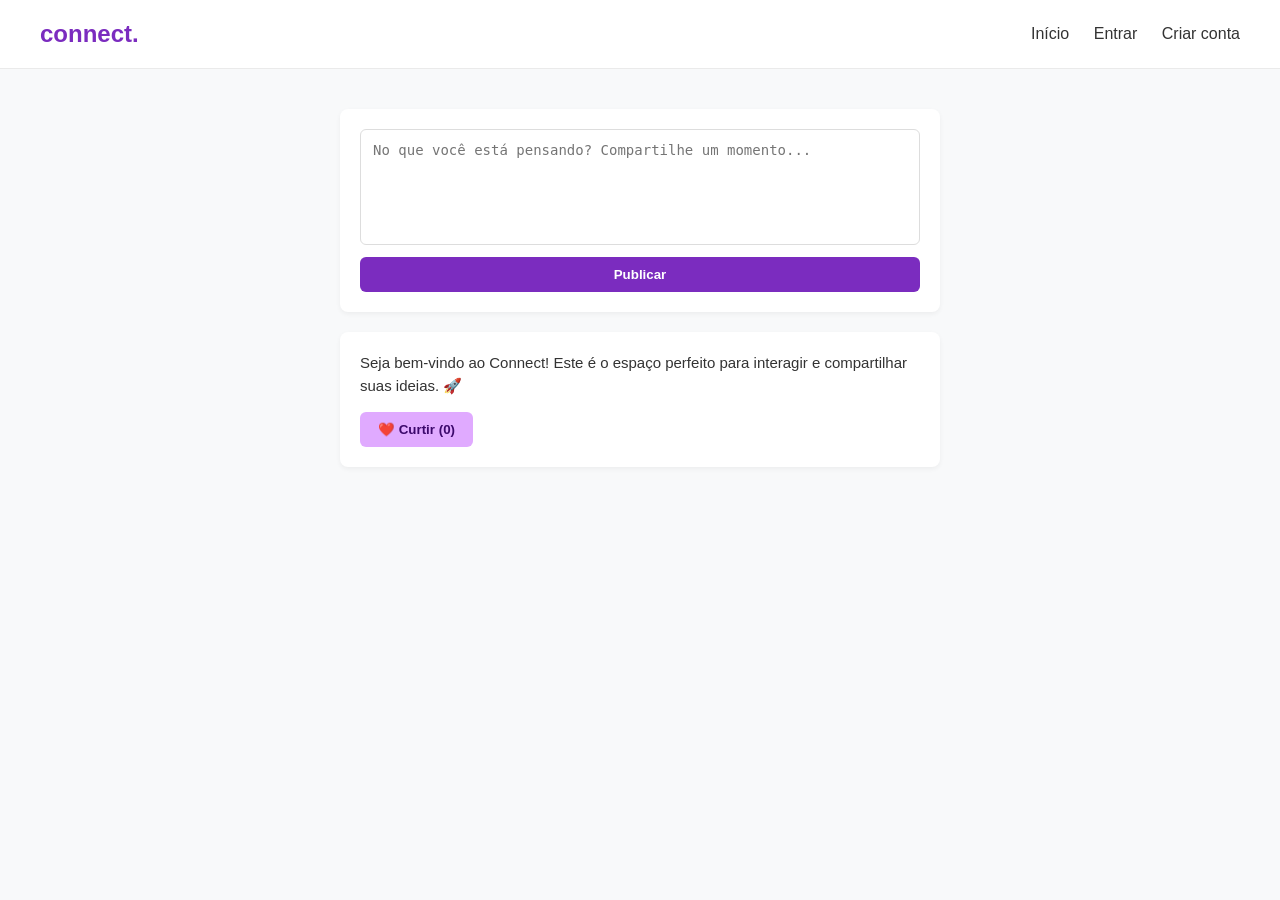
<file: front/index.html>
<!DOCTYPE html>
<html lang="pt-BR">
<head>
    <meta charset="UTF-8">
    <meta name="viewport" content="width=device-width, initial-scale=1.0">
    <title>Connect - Rede Social</title>
    <style>
        /* Estilos gerais */
        body {
            font-family: Arial, sans-serif;
            margin: 0;
            padding: 0;
            background-color: #f8f9fa;
            color: #333;
        }

        header {
            display: flex;
            justify-content: space-between;
            align-items: center;
            padding: 20px 40px;
            background-color: #ffffff;
            border-bottom: 1px solid #eaeaea;
        }

        .logo {
            font-size: 24px;
            font-weight: bold;
            color: #7b2cbf;
        }

        nav a {
            margin-left: 20px;
            text-decoration: none;
            color: #333;
            font-weight: 500;
            cursor: pointer;
        }

        nav a:hover {
            color: #7b2cbf;
        }

        /* Seção do Feed e Publicação */
        .feed-container {
            max-width: 600px;
            margin: 40px auto;
            display: flex;
            flex-direction: column;
            gap: 20px;
            padding: 0 20px;
        }

        .create-post {
            background: #fff;
            padding: 20px;
            border-radius: 8px;
            box-shadow: 0 2px 5px rgba(0,0,0,0.05);
            display: flex;
            flex-direction: column;
            gap: 12px;
        }

        .create-post textarea {
            resize: none;
            height: 90px;
            padding: 12px;
            border: 1px solid #ddd;
            border-radius: 6px;
            font-size: 14px;
            outline: none;
        }

        .create-post textarea:focus {
            border-color: #7b2cbf;
        }

        .create-post button, .post-actions button, .auth-btn {
            background-color: #7b2cbf;
            color: white;
            border: none;
            padding: 10px 18px;
            border-radius: 6px;
            cursor: pointer;
            font-weight: bold;
            transition: background 0.2s, transform 0.1s;
        }

        .create-post button:hover, .post-actions button:hover, .auth-btn:hover {
            background-color: #5a189a;
        }

        .post-card {
            background: #fff;
            padding: 20px;
            border-radius: 8px;
            box-shadow: 0 2px 5px rgba(0,0,0,0.05);
        }

        .post-card p {
            margin-top: 0;
            font-size: 15px;
            line-height: 1.5;
            word-break: break-word;
        }

        .post-actions {
            margin-top: 15px;
            display: flex;
            gap: 10px;
        }

        .btn-curtir {
            background-color: #e0aaff !important;
            color: #3c096c !important;
        }

        .btn-curtir:hover {
            background-color: #c77dff !important;
        }

        /* Estilo das Telas de Autenticação (Modais/Seções Ocultas) */
        .auth-container {
            display: none; /* Começa oculto */
            max-width: 400px;
            margin: 60px auto;
            background: #fff;
            padding: 30px;
            border-radius: 8px;
            box-shadow: 0 4px 10px rgba(0,0,0,0.1);
        }

        .auth-container h2 {
            color: #7b2cbf;
            margin-top: 0;
            text-align: center;
        }

        .form-group {
            margin-bottom: 15px;
            display: flex;
            flex-direction: column;
            gap: 5px;
        }

        .form-group label {
            font-size: 14px;
            font-weight: bold;
        }

        .form-group input {
            padding: 10px;
            border: 1px solid #ddd;
            border-radius: 6px;
            outline: none;
        }

        .form-group input:focus {
            border-color: #7b2cbf;
        }

        .auth-btn {
            width: 100%;
            margin-top: 10px;
        }

        .close-auth {
            text-align: center;
            margin-top: 15px;
            font-size: 14px;
            color: #666;
            cursor: pointer;
        }

        .close-auth:hover {
            color: #7b2cbf;
            text-decoration: underline;
        }
    </style>
</head>
<body>

    <!-- Cabeçalho -->
    <header>
        <div class="logo">connect.</div>
        <nav>
            <a id="link-inicio">Início</a>
            <a id="link-entrar">Entrar</a>
            <a id="link-criar">Criar conta</a>
        </nav>
    </header>

    <!-- ÁREA 1: FEED PRINCIPAL -->
    <main id="main-feed" class="feed-container">
        <div class="create-post">
            <textarea id="post-text" placeholder="No que você está pensando? Compartilhe um momento..."></textarea>
            <button id="btn-publicar">Publicar</button>
        </div>

        <div id="posts-feed">
            <div class="post-card">
                <p>Seja bem-vindo ao Connect! Este é o espaço perfeito para interagir e compartilhar suas ideias. 🚀</p>
                <div class="post-actions">
                    <button class="btn-curtir">❤️ Curtir (<span class="like-count">0</span>)</button>
                </div>
            </div>
        </div>
    </main>

    <!-- ÁREA 2: TELA DE ENTRAR (LOGIN) -->
    <div id="auth-login" class="auth-container">
        <h2>Entrar no Connect</h2>
        <div class="form-group">
            <label>E-mail</label>
            <input type="email" placeholder="seu@email.com">
        </div>
        <div class="form-group">
            <label>Senha</label>
            <input type="password" placeholder="Sua senha">
        </div>
        <button class="auth-btn" id="btn-fazer-login">Entrar</button>
        <div class="close-auth" id="voltar-do-login">Voltar para o Início</div>
    </div>

    <!-- ÁREA 3: TELA DE CRIAR CONTA -->
    <div id="auth-cadastro" class="auth-container">
        <h2>Criar Conta</h2>
        <div class="form-group">
            <label>Nome completo</label>
            <input type="text" placeholder="Seu nome">
        </div>
        <div class="form-group">
            <label>E-mail</label>
            <input type="email" placeholder="seu@email.com">
        </div>
        <div class="form-group">
            <label>Senha</label>
            <input type="password" placeholder="Crie uma senha forte">
        </div>
        <button class="auth-btn" id="btn-fazer-cadastro">Cadastrar</button>
        <div class="close-auth" id="voltar-do-cadastro">Voltar para o Início</div>
    </div>

    <!-- JavaScript para alternar telas e manter funcionalidades -->
    <script>
        document.addEventListener("DOMContentLoaded", () => {
            // Elementos de navegação e telas
            const linkInicio = document.getElementById("link-inicio");
            const linkEntrar = document.getElementById("link-entrar");
            const linkCriar = document.getElementById("link-criar");
            
            const mainFeed = document.getElementById("main-feed");
            const authLogin = document.getElementById("auth-login");
            const authCadastro = document.getElementById("auth-cadastro");

            const voltarLogin = document.getElementById("voltar-do-login");
            const voltarCadastro = document.getElementById("voltar-do-cadastro");

            // Funções para alternar a exibição das telas
            function mostrarTela(tela) {
                mainFeed.style.display = "none";
                authLogin.style.display = "none";
                authCadastro.style.display = "none";

                tela.style.display = "block";
            }

            linkInicio.addEventListener("click", () => mostrarTela(mainFeed));
            linkEntrar.addEventListener("click", () => mostrarTela(authLogin));
            linkCriar.addEventListener("click", () => mostrarTela(authCadastro));
            
            voltarLogin.addEventListener("click", () => mostrarTela(mainFeed));
            voltarCadastro.addEventListener("click", () => mostrarTela(mainFeed));

            // Simulação de clique nos botões de ação de login/cadastro
            document.getElementById("btn-fazer-login").addEventListener("click", () => {
                alert("Login simulado com sucesso! (Na versão final, conectaremos ao banco de dados).");
                mostrarTela(mainFeed);
            });

            document.getElementById("btn-fazer-cadastro").addEventListener("click", () => {
                alert("Conta criada com sucesso! Bem-vindo ao Connect.");
                mostrarTela(mainFeed);
            });

            // --- FUNCIONALIDADE DE POSTS E CURTIDAS ---
            const btnPublicar = document.getElementById("btn-publicar");
            const postText = document.getElementById("post-text");
            const postsFeed = document.getElementById("posts-feed");

            btnPublicar.addEventListener("click", () => {
                const texto = postText.value.trim();

                if (texto === "") {
                    alert("Escreva algo antes de publicar!");
                    return;
                }

                const postCard = document.createElement("div");
                postCard.classList.add("post-card");

                postCard.innerHTML = `
                    <p>${escapeHTML(texto)}</p>
                    <div class="post-actions">
                        <button class="btn-curtir">❤️ Curtir (<span class="like-count">0</span>)</button>
                    </div>
                `;

                postsFeed.prepend(postCard);
                postText.value = "";
                ativarBotaoCurtir(postCard);
            });

            function ativarBotaoCurtir(card) {
                const btnCurtir = card.querySelector(".btn-curtir");
                const likeCount = card.querySelector(".like-count");

                btnCurtir.addEventListener("click", () => {
                    let atual = parseInt(likeCount.textContent);
                    likeCount.textContent = atual + 1;
                    
                    btnCurtir.style.transform = "scale(1.08)";
                    setTimeout(() => {
                        btnCurtir.style.transform = "scale(1)";
                    }, 150);
                });
            }

            function escapeHTML(str) {
                return str.replace(/[&<>'"]/g, 
                    tag => ({ '&': '&amp;', '<': '&lt;', '>': '&gt;', "'": '&#39;', '"': '&quot;' }[tag] || tag)
                );
            }

            document.querySelectorAll(".post-card").forEach(card => {
                ativarBotaoCurtir(card);
            });
        });
    </script>
</body>
</html>
</file>
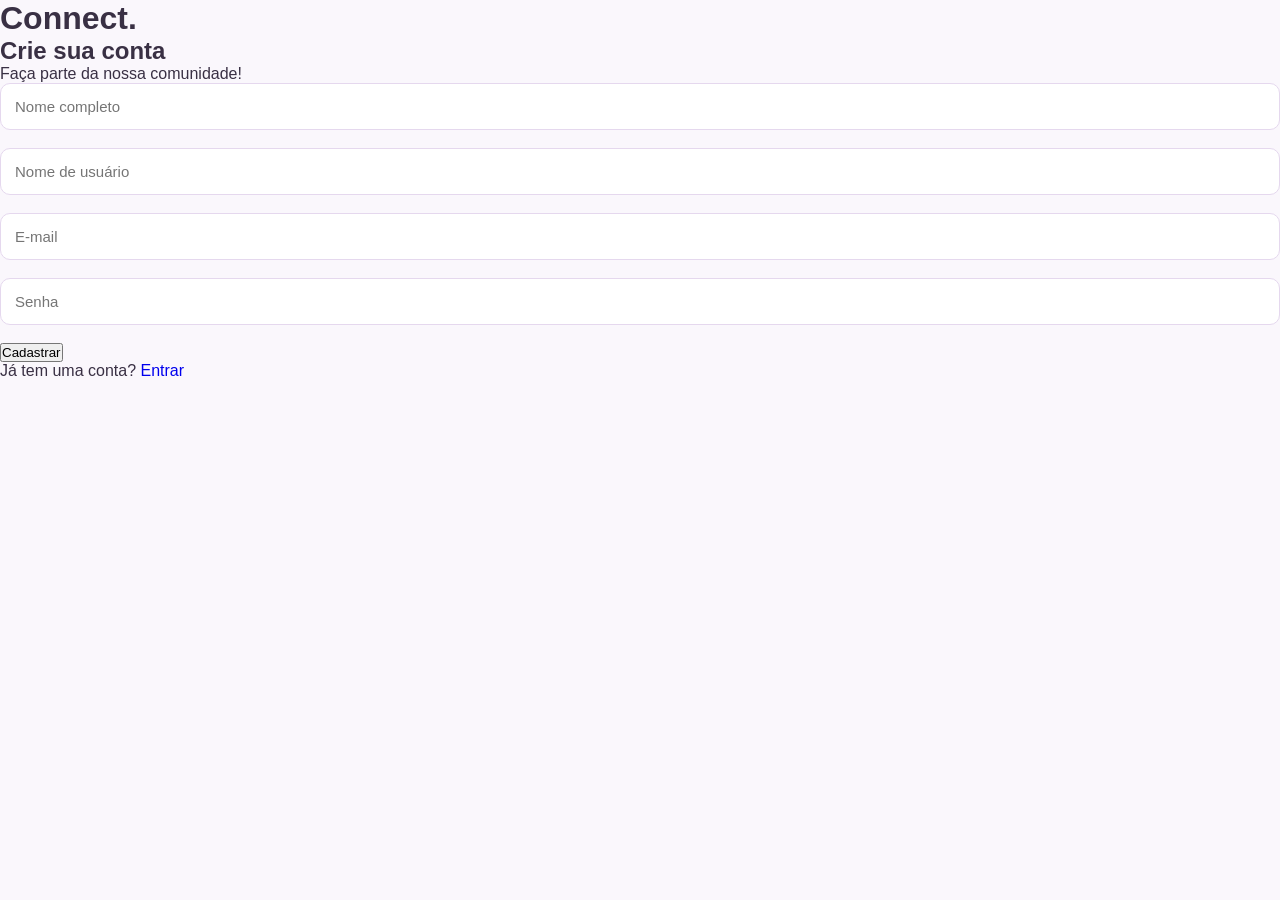
<file: front/cadastro.html>
<!DOCTYPE html>
<html lang="pt-br">
<head>
    <meta charset="UTF-8">
    <meta name="viewport" content="width=device-width, initial-scale=1.0">
    <title>Cadastro - Connect</title>
    <link rel="stylesheet" href="style.css">
</head>
<body>

<div class="container">
    <div class="card">

        <h1>Connect.</h1>
        <h2>Crie sua conta</h2>
        <p>Faça parte da nossa comunidade!</p>

        <form method="POST">

            <input type="text" name="nome"
                   placeholder="Nome completo" required>

            <input type="text" name="username"
                   placeholder="Nome de usuário" required>

            <input type="email" name="email"
                   placeholder="E-mail" required>

            <input type="password" name="senha"
                   placeholder="Senha" required>

            <button type="submit">Cadastrar</button>

        </form>

        <p class="mensagem">
            <?= htmlspecialchars($mensagem) ?>
        </p>

        <p>Já tem uma conta?
            <a href="login.php">Entrar</a>
        </p>

    </div>
</div>

</body>
</html>
</file>
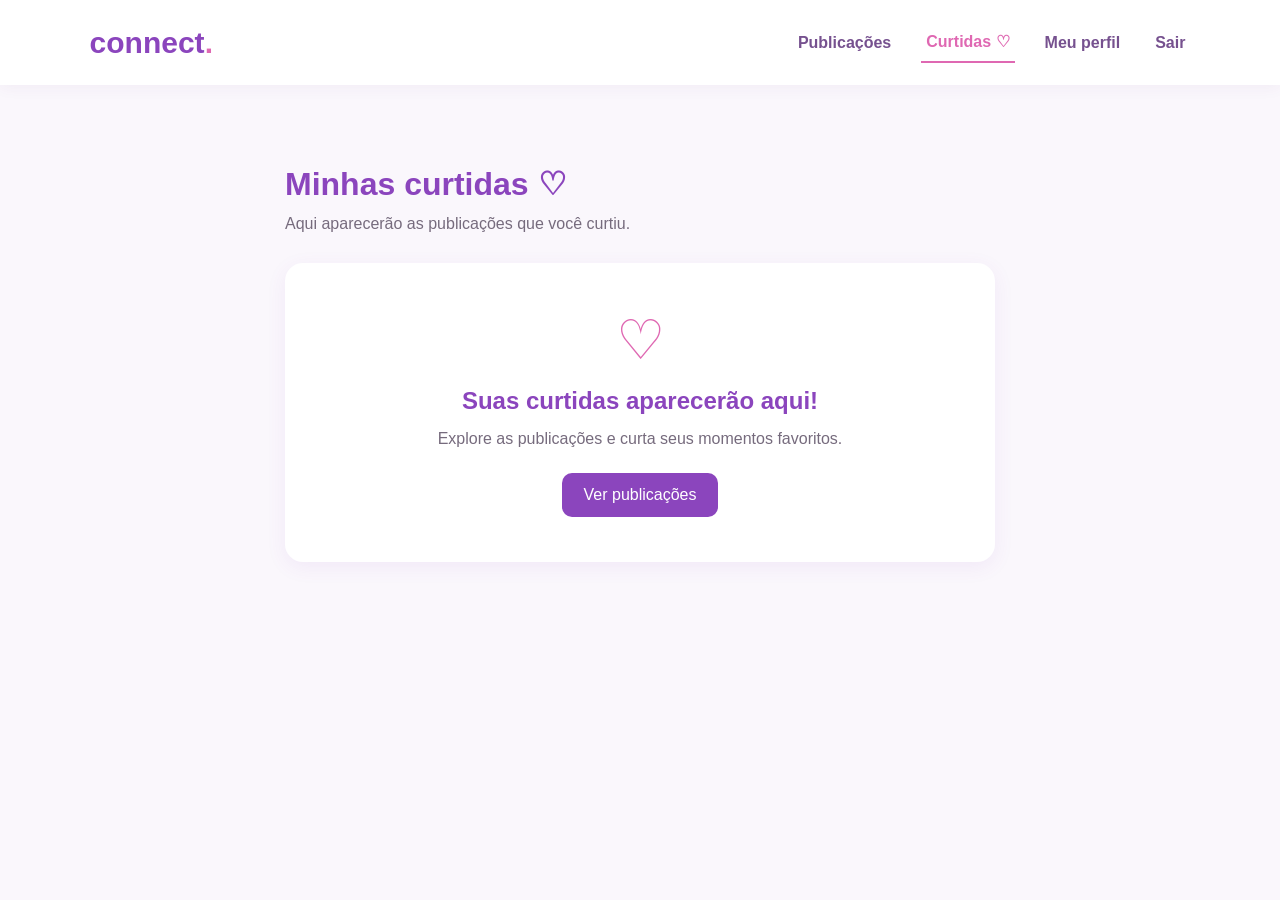
<file: front/curtidas.html>
<!DOCTYPE html>
<html lang="pt-br">
<head>
    <meta charset="UTF-8">
    <meta name="viewport" content="width=device-width, initial-scale=1.0">
    <title>Minhas curtidas - Connect</title>
    <link rel="stylesheet" href="style.css">
</head>
<body>

    <header class="topo-feed">
        <a href="index.html" class="logo">connect<span>.</span></a>

        <nav class="menu-feed">
            <a href="feed.html">Publicações</a>
            <a href="curtidas.html" class="ativo">Curtidas ♡</a>
            <a href="perfil.html">Meu perfil</a>
            <a href="login.html">Sair</a>
        </nav>
    </header>

    <main class="pagina-curtidas">
        <h1>Minhas curtidas ♡</h1>
        <p>Aqui aparecerão as publicações que você curtiu.</p>

        <div class="cartao-curtidas">
            <span>♡</span>
            <h2>Suas curtidas aparecerão aqui!</h2>
            <p>Explore as publicações e curta seus momentos favoritos.</p>
            <a href="feed.html">Ver publicações</a>
        </div>
    </main>

</body>
</html>
</file>
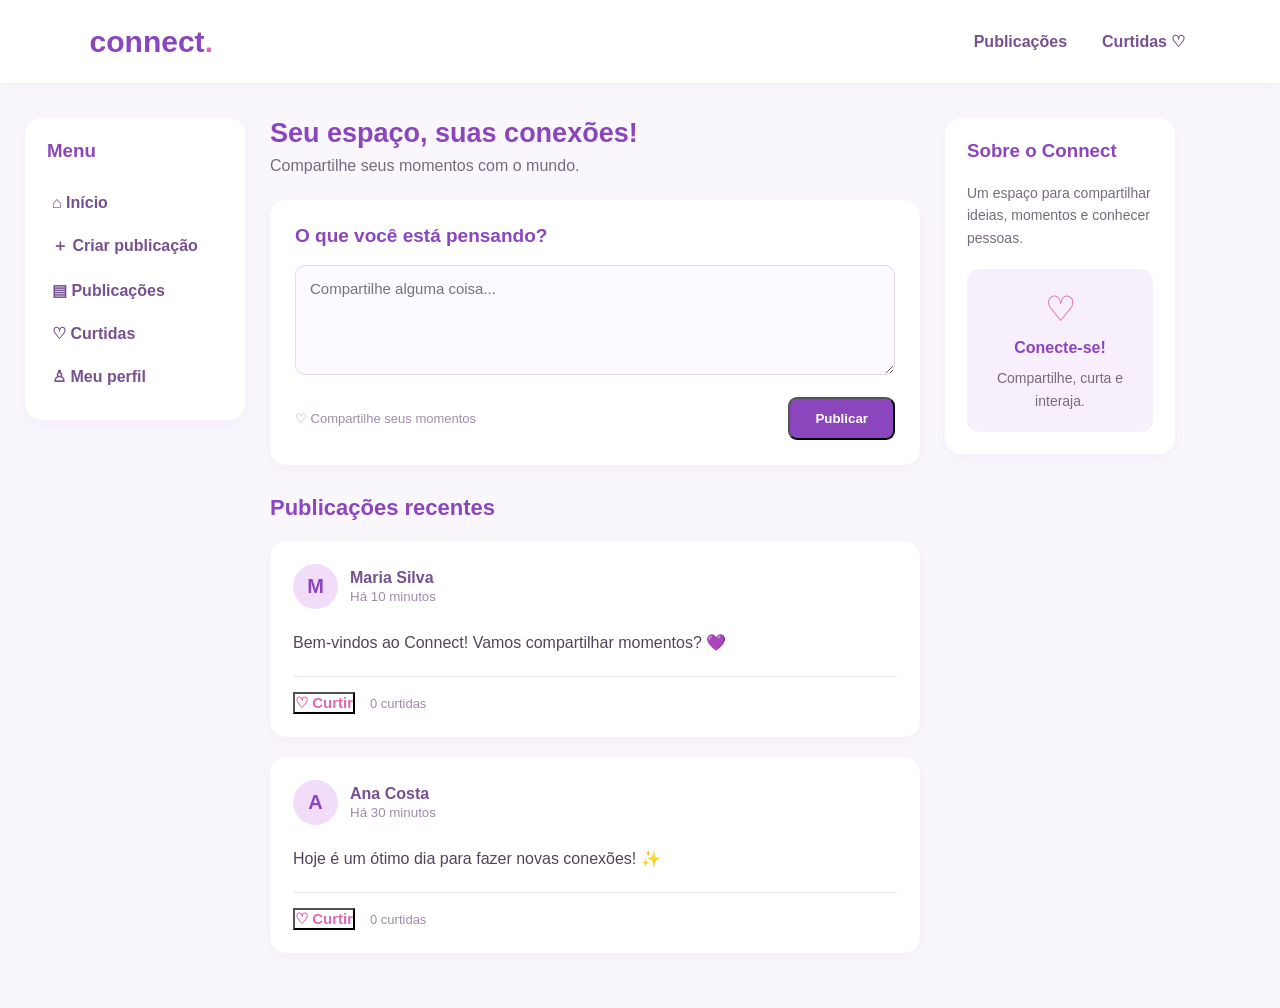
<file: front/feed.html>
<!DOCTYPE html>
<html lang="pt-br">
<head>
    <meta charset="UTF-8">
    <meta name="viewport" content="width=device-width, initial-scale=1.0">
    <title>Connect - Feed</title>
    <link rel="stylesheet" href="./style.css">
</head>
<body>


<header class="topo-feed">
    <a href="index.html" class="logo">connect<span>.</span></a>

    <nav class="menu-feed">
        <a href="feed.html">Publicações</a>
        <a href="curtidas.html">Curtidas ♡</a>
    </nav>
</header>


<main class="feed-layout">

    <aside class="feed-lateral">
        <h3>Menu</h3>
        <a href="feed.html">⌂ Início</a>
        <a href="#nova-publicacao">＋ Criar publicação</a>
        <a href="#publicacoes">▤ Publicações</a>
        <a href="curtidas.html">♡ Curtidas</a>
        <a href="perfil.html">♙ Meu perfil</a>
    </aside>

    <section class="feed-central">

        <div class="boas-vindas">
            <h1>Seu espaço, suas conexões!</h1>
            <p>Compartilhe seus momentos com o mundo.</p>
        </div>

        <div class="criar-post" id="nova-publicacao">
            <h2>O que você está pensando?</h2>

            <form action="#" method="post">
                <textarea name="legenda"
                    placeholder="Compartilhe alguma coisa..."
                    required></textarea>

                <div class="acoes-post">
                    <span>♡ Compartilhe seus momentos</span>
                    <button type="submit">Publicar</button>
                </div>
            </form>
        </div>

        <div id="publicacoes" class="publicacoes-feed">
            <h2>Publicações recentes</h2>

            <article class="publicacao">
                <div class="usuario-post">
                    <div class="avatar">M</div>
                    <div>
                        <h3>Maria Silva</h3>
                        <small>Há 10 minutos</small>
                    </div>
                </div>

                <p>Bem-vindos ao Connect! Vamos compartilhar momentos? 💜</p>

                <div class="interacoes">
                    <button type="button">♡ Curtir</button>
                    <span>0 curtidas</span>
                </div>
            </article>

            <article class="publicacao">
                <div class="usuario-post">
                    <div class="avatar">A</div>
                    <div>
                        <h3>Ana Costa</h3>
                        <small>Há 30 minutos</small>
                    </div>
                </div>

                <p>Hoje é um ótimo dia para fazer novas conexões! ✨</p>

                <div class="interacoes">
                    <button type="button">♡ Curtir</button>
                    <span>0 curtidas</span>
                </div>
            </article>

        </div>
    </section>

    <aside class="feed-direita">
        <h3>Sobre o Connect</h3>
        <p>Um espaço para compartilhar ideias, momentos e conhecer pessoas.</p>
        <div class="destaque-feed">
            <span>♡</span>
            <h4>Conecte-se!</h4>
            <p>Compartilhe, curta e interaja.</p>
        </div>
    </aside>

</main>

</body>
</html>
</file>
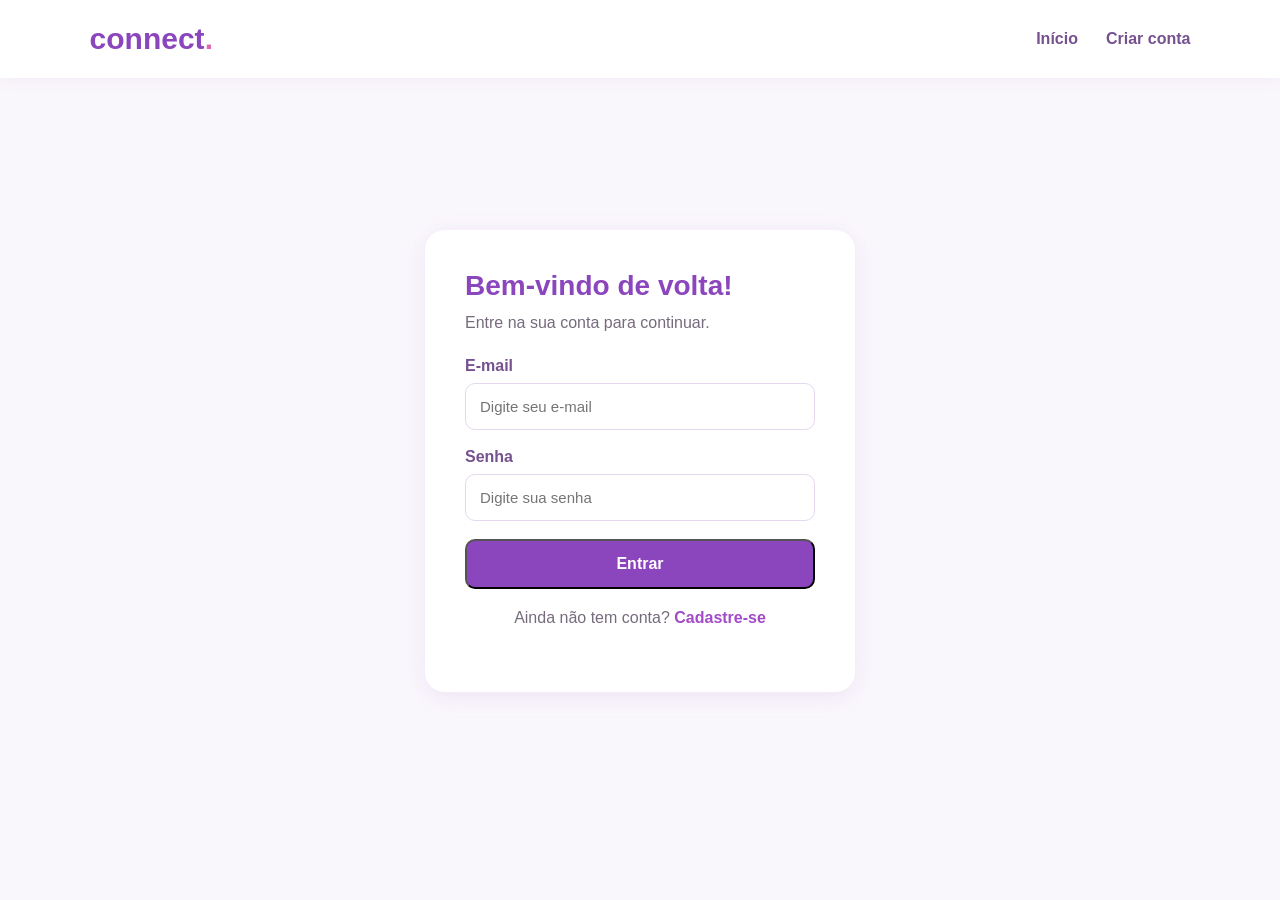
<file: front/login.html>
<!DOCTYPE html>
<html lang="pt-br">
<head>
    <meta charset="UTF-8">
    <meta name="viewport" content="width=device-width, initial-scale=1.0">
    <title>Entrar - Connect</title>
    <link rel="stylesheet" href="style.css">
</head>
<body>

    <header class="cabecalho">
        <h1>connect<span>.</span></h1>
        <nav>
            <a href="index.html">Início</a>
            <a href="cadastro.html">Criar conta</a>
        </nav>
    </header>

    <main class="area-login">

        <div class="caixa-login">

            <h2>Bem-vindo de volta!</h2>

            <p>Entre na sua conta para continuar.</p>

            <form action="../back/login.php" method="POST">

                <label for="email">E-mail</label>
                <input
                    type="email"
                    id="email"
                    name="email"
                    placeholder="Digite seu e-mail"
                    required
                >

                <label for="senha">Senha</label>
                <input
                    type="password"
                    id="senha"
                    name="senha"
                    placeholder="Digite sua senha"
                    required
                >

                <button type="submit" class="botao-entrar">
                    Entrar
                </button>

            </form>

            <p class="cadastro-link">
                Ainda não tem conta?
                <a href="cadastro.html">Cadastre-se</a>
            </p>

        </div>

    </main>

</body>
</html>
</file>
<file: front/style.css>
/* CONFIGURAÇÕES GERAIS */
* {
    margin: 0;
    padding: 0;
    box-sizing: border-box;
}

body {
    font-family: Arial, sans-serif;
    background: #faf7fc;
    color: #393044;
}

a {
    text-decoration: none;
}

/* CABEÇALHO */
.cabecalho,
.topo-feed {
    width: 100%;
    background: #ffffff;
    padding: 22px 7%;
    display: flex;
    justify-content: space-between;
    align-items: center;
    box-shadow: 0 2px 15px rgba(100, 50, 120, 0.06);
}

.cabecalho h1,
.logo {
    color: #8b45bd;
    font-size: 30px;
    font-weight: bold;
}

.cabecalho h1 span,
.logo span {
    color: #df68b2;
}

.cabecalho nav,
.menu-feed {
    display: flex;
    gap: 28px;
}

.cabecalho nav a,
.menu-feed a {
    color: #76518f;
    font-weight: bold;
    transition: 0.3s;
}

.cabecalho nav a:hover,
.menu-feed a:hover,
.menu-feed a.ativo {
    color: #df68b2;
}

/* BOTÕES */
.botao {
    display: inline-block;
    background: #8b45bd;
    color: white;
    padding: 14px 25px;
    border-radius: 10px;
    font-weight: bold;
    transition: 0.3s;
}

.botao:hover {
    background: #71369e;
    transform: translateY(-2px);
}

/* PÁGINA INICIAL */
.hero {
    min-height: 550px;
    padding: 80px 10%;
    display: flex;
    justify-content: space-between;
    align-items: center;
    gap: 40px;
}

.hero-conteudo {
    max-width: 560px;
}

.hero h2 {
    color: #8b45bd;
    font-size: 45px;
    margin-bottom: 20px;
    line-height: 1.2;
}

.hero p {
    color: #766b7d;
    font-size: 18px;
    line-height: 1.7;
    margin-bottom: 30px;
}

.hero-card {
    background: white;
    padding: 55px;
    border-radius: 25px;
    box-shadow: 0 8px 30px rgba(139, 69, 189, 0.12);
    text-align: center;
    color: #df68b2;
    font-size: 65px;
}

/* SOBRE */
.sobre {
    background: white;
    padding: 75px 10%;
    text-align: center;
}

.sobre h2 {
    color: #8b45bd;
    font-size: 32px;
    margin-bottom: 20px;
}

.sobre p {
    color: #766b7d;
    line-height: 1.8;
}

/* LOGIN E CADASTRO */
.area-login,
.area-cadastro {
    min-height: 85vh;
    display: flex;
    justify-content: center;
    align-items: center;
    padding: 30px 15px;
}

.caixa-login,
.caixa-cadastro {
    width: 100%;
    max-width: 430px;
    background: white;
    padding: 40px;
    border-radius: 20px;
    box-shadow: 0 5px 25px rgba(139, 69, 189, 0.10);
}

.caixa-login h2,
.caixa-cadastro h2 {
    color: #8b45bd;
    font-size: 28px;
    margin-bottom: 12px;
}

.caixa-login p,
.caixa-cadastro p {
    color: #766b7d;
    margin-bottom: 25px;
}

form label {
    display: block;
    color: #76518f;
    font-weight: bold;
    margin-bottom: 8px;
}

form input,
form textarea {
    width: 100%;
    padding: 14px;
    border: 1px solid #e5d8ee;
    border-radius: 10px;
    outline: none;
    font-size: 15px;
    margin-bottom: 18px;
    font-family: Arial, sans-serif;
}

form input:focus,
form textarea:focus {
    border-color: #a34bc7;
}

.botao-entrar {
    width: 100%;
    padding: 14px;
    background: #8b45bd;
    color: white;
    border-radius: 10px;
    font-size: 16px;
    font-weight: bold;
}

.botao-entrar:hover {
    background: #71369e;
}

.cadastro-link {
    text-align: center;
    margin-top: 20px;
}

.cadastro-link a {
    color: #a34bc7;
    font-weight: bold;
}

/* FEED */
.topo-feed {
    position: sticky;
    top: 0;
    z-index: 10;
}

.menu-feed {
    align-items: center;
    gap: 25px;
}

.menu-feed a {
    padding: 10px 5px;
}

.menu-feed a.ativo {
    border-bottom: 2px solid #df68b2;
}

.feed-layout {
    max-width: 1350px;
    margin: 35px auto;
    padding: 0 25px;
    display: grid;
    grid-template-columns: 220px minmax(0, 650px) 230px;
    gap: 25px;
    align-items: start;
}

.feed-lateral,
.feed-direita {
    background: white;
    padding: 22px;
    border-radius: 16px;
    box-shadow: 0 4px 15px rgba(139, 69, 189, 0.06);
}

.feed-lateral h3,
.feed-direita h3 {
    color: #8b45bd;
    margin-bottom: 20px;
}

.feed-lateral a {
    display: block;
    padding: 12px 5px;
    color: #76518f;
    font-weight: bold;
    border-radius: 8px;
}

.feed-lateral a:hover {
    background: #f8effc;
    color: #a34bc7;
}

.feed-direita p {
    color: #766b7d;
    font-size: 14px;
    line-height: 1.6;
}

.boas-vindas {
    margin-bottom: 25px;
}

.boas-vindas h1 {
    color: #8b45bd;
    font-size: 27px;
    margin-bottom: 8px;
}

.boas-vindas p {
    color: #766b7d;
}

/* CRIAR PUBLICAÇÃO */
.criar-post {
    background: white;
    padding: 25px;
    border-radius: 16px;
    box-shadow: 0 4px 15px rgba(139, 69, 189, 0.06);
    margin-bottom: 30px;
}

.criar-post h2 {
    color: #8b45bd;
    font-size: 19px;
    margin-bottom: 18px;
}

.criar-post textarea {
    min-height: 110px;
    resize: vertical;
    background: #fcfaff;
}

.acoes-post {
    display: flex;
    justify-content: space-between;
    align-items: center;
    gap: 10px;
}

.acoes-post span {
    color: #a18ba9;
    font-size: 13px;
}

.acoes-post button {
    background: #8b45bd;
    color: white;
    padding: 12px 25px;
    border-radius: 9px;
    font-weight: bold;
}

.acoes-post button:hover {
    background: #71369e;
}

/* PUBLICAÇÕES */
.publicacoes-feed h2 {
    color: #8b45bd;
    margin-bottom: 20px;
    font-size: 22px;
}

.publicacao {
    background: white;
    padding: 23px;
    border-radius: 16px;
    margin-bottom: 20px;
    box-shadow: 0 4px 15px rgba(139, 69, 189, 0.06);
}

.usuario-post {
    display: flex;
    align-items: center;
    gap: 12px;
    margin-bottom: 20px;
}

.avatar {
    width: 45px;
    height: 45px;
    border-radius: 50%;
    background: #f1ddfa;
    color: #8b45bd;
    display: flex;
    justify-content: center;
    align-items: center;
    font-size: 20px;
    font-weight: bold;
}

.usuario-post h3 {
    color: #76518f;
    font-size: 16px;
}

.usuario-post small {
    color: #a18ba9;
}

.publicacao > p {
    color: #51445b;
    line-height: 1.7;
    margin-bottom: 20px;
}

.interacoes {
    display: flex;
    align-items: center;
    gap: 15px;
    border-top: 1px solid #f0e8f4;
    padding-top: 15px;
}

.interacoes button {
    background: transparent;
    color: #df68b2;
    font-weight: bold;
    font-size: 15px;
}

.interacoes button:hover {
    color: #a34bc7;
}

.interacoes span {
    color: #a18ba9;
    font-size: 13px;
}

.destaque-feed {
    background: #f8effc;
    padding: 20px;
    border-radius: 12px;
    text-align: center;
    margin-top: 20px;
}

.destaque-feed span {
    color: #df68b2;
    font-size: 35px;
}

.destaque-feed h4 {
    color: #8b45bd;
    margin: 10px 0;
}

/* CURTIDAS */
.pagina-curtidas {
    max-width: 750px;
    margin: 60px auto;
    padding: 20px;
}

.pagina-curtidas h1 {
    color: #8b45bd;
    margin-bottom: 12px;
}

.pagina-curtidas > p {
    color: #766b7d;
}

.cartao-curtidas {
    background: white;
    margin-top: 30px;
    padding: 45px 25px;
    text-align: center;
    border-radius: 18px;
    box-shadow: 0 5px 20px rgba(139, 69, 189, 0.08);
}

.cartao-curtidas span {
    font-size: 55px;
    color: #df68b2;
}

.cartao-curtidas h2 {
    color: #8b45bd;
    margin: 15px 0;
}

.cartao-curtidas p {
    color: #766b7d;
    margin-bottom: 25px;
}

.cartao-curtidas a {
    display: inline-block;
    background: #8b45bd;
    color: white;
    padding: 13px 22px;
    border-radius: 10px;
}

/* PERFIL */
.pagina-perfil {
    max-width: 850px;
    margin: 45px auto;
    padding: 20px;
}

.cartao-perfil {
    background: white;
    padding: 35px;
    border-radius: 18px;
    text-align: center;
    box-shadow: 0 5px 20px rgba(139, 69, 189, 0.07);
}

.avatar-perfil {
    width: 100px;
    height: 100px;
    margin: 0 auto 15px;
    border-radius: 50%;
    background: #f1ddfa;
    color: #8b45bd;
    display: flex;
    justify-content: center;
    align-items: center;
    font-size: 40px;
}

.cartao-perfil h1 {
    color: #8b45bd;
    margin-bottom: 10px;
}

.cartao-perfil p {
    color: #766b7d;
}

/* RODAPÉ */
footer {
    padding: 30px;
    text-align: center;
    color: #a18ba9;
    background: white;
    margin-top: 50px;
}

/* RESPONSIVIDADE */
@media (max-width: 1000px) {
    .feed-layout {
        grid-template-columns: 180px minmax(0, 1fr);
    }

    .feed-direita {
        display: none;
    }
}

@media (max-width: 700px) {
    .cabecalho,
    .topo-feed {
        flex-direction: column;
        gap: 18px;
        padding: 18px;
    }

    .cabecalho nav,
    .menu-feed {
        flex-wrap: wrap;
        justify-content: center;
        gap: 12px;
    }

    .hero {
        flex-direction: column;
        text-align: center;
        padding: 55px 20px;
    }

    .hero h2 {
        font-size: 35px;
    }

    .feed-layout {
        display: block;
        margin: 20px auto;
        padding: 0 15px;
    }

    .feed-lateral {
        margin-bottom: 20px;
    }

    .acoes-post {
        flex-direction: column;
        align-items: stretch;
    }

    .acoes-post button {
        width: 100%;
    }

    .caixa-login,
    .caixa-cadastro {
        padding: 25px;
    }
}
</file>
